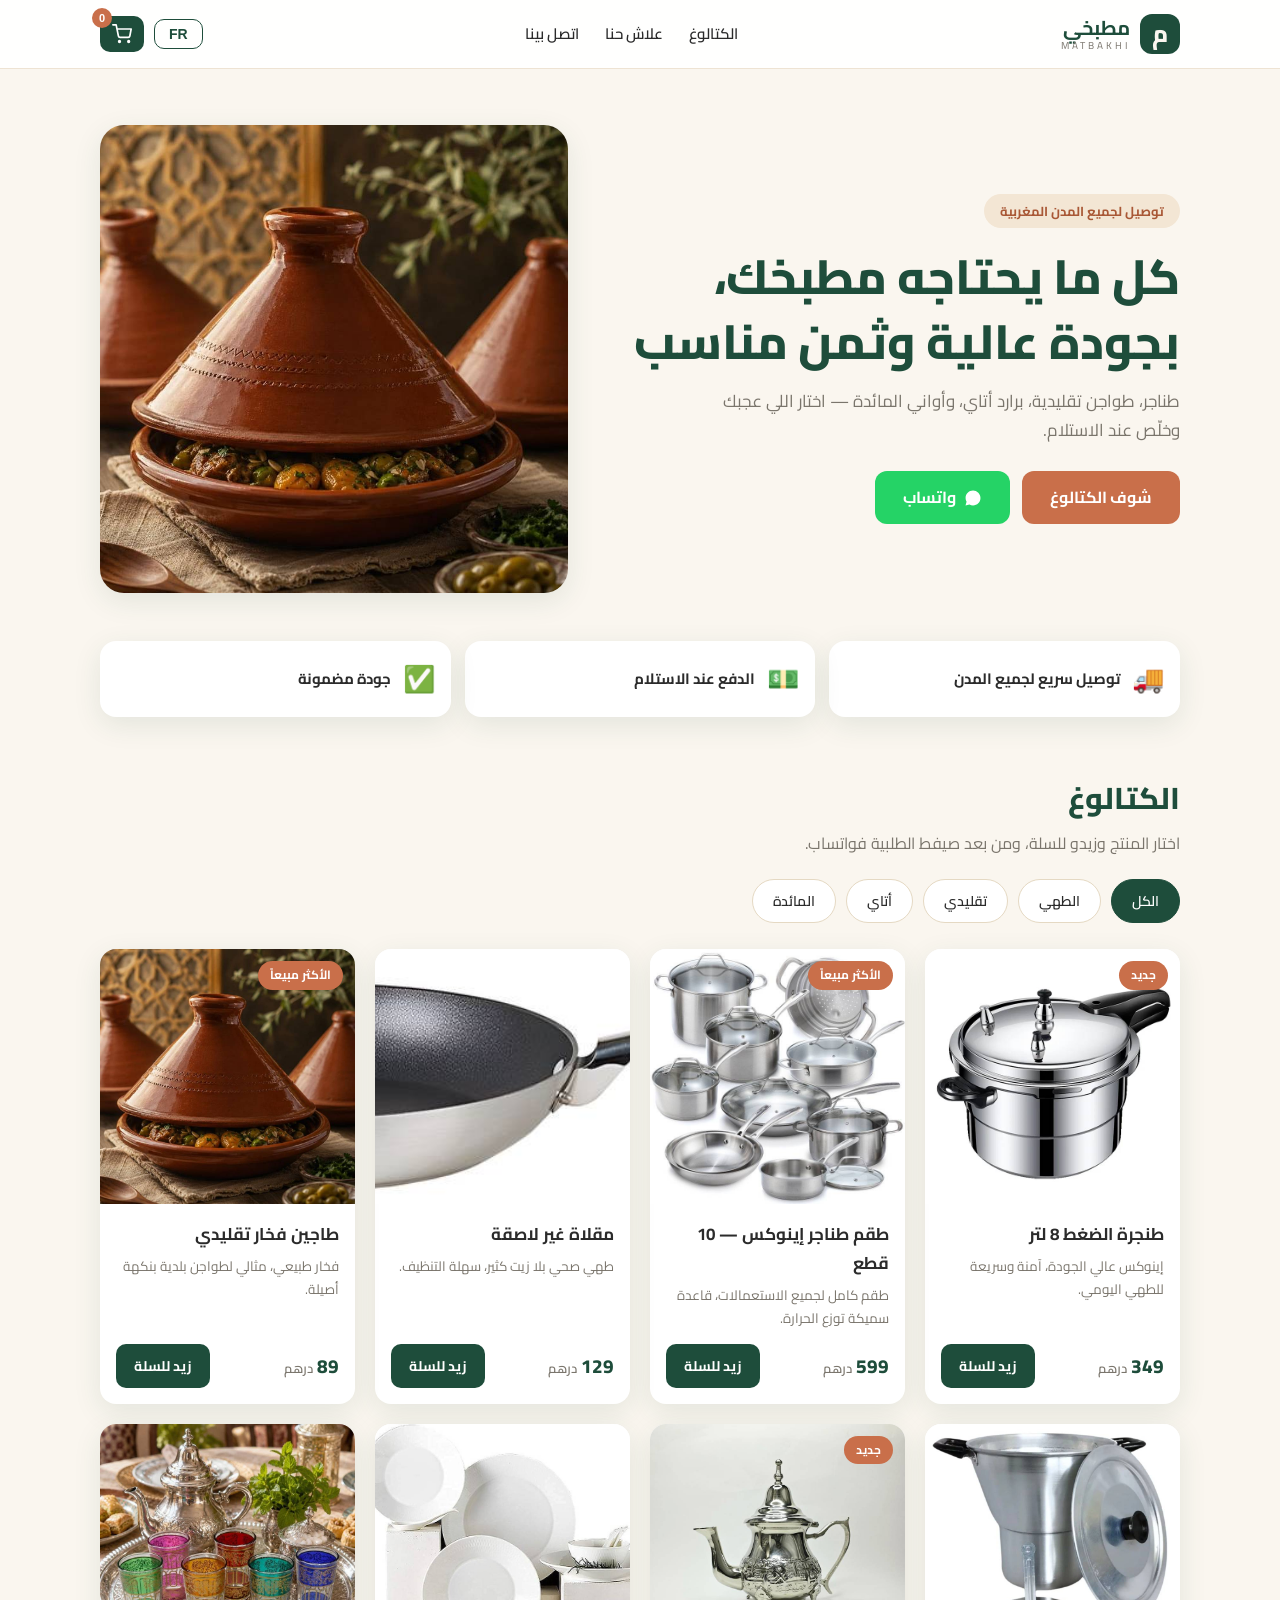
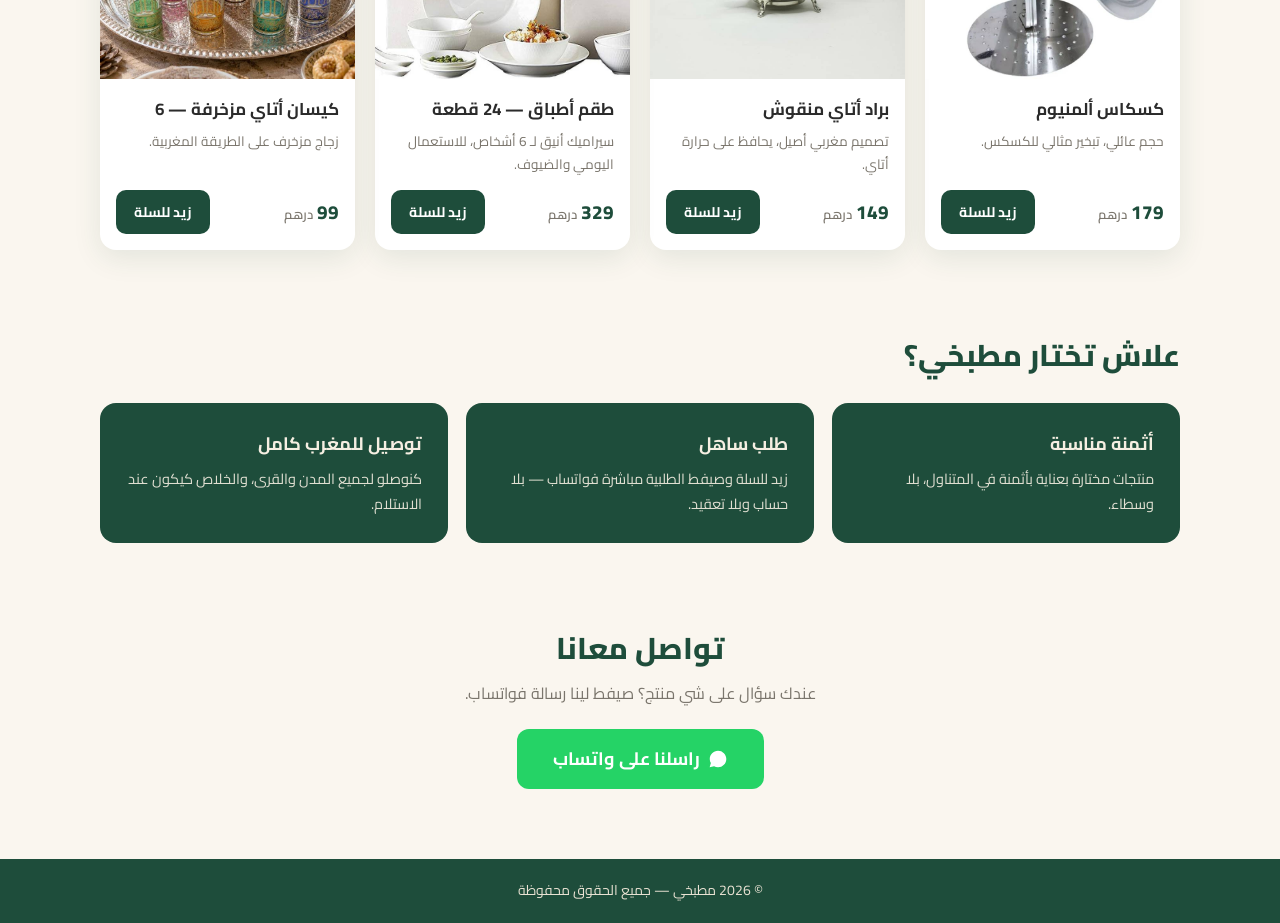
<file: index.html>
<!DOCTYPE html>
<html lang="ar" dir="rtl">
<head>
<meta charset="UTF-8">
<meta name="viewport" content="width=device-width, initial-scale=1.0">
<title>مطبخي | Matbakhi — أواني المطبخ والمنزل</title>
<meta name="description" content="مطبخي — متجر أواني المطبخ والمنزل في المغرب. طناجر، طواجن، برارد أتاي وأكثر. الدفع عند الاستلام والتوصيل لجميع المدن.">
<link rel="icon" href="data:image/svg+xml,<svg xmlns='http://www.w3.org/2000/svg' viewBox='0 0 100 100'><rect width='100' height='100' rx='20' fill='%231E4D3B'/><text x='50' y='68' font-size='52' text-anchor='middle' fill='%23FAF6EF' font-family='sans-serif'>م</text></svg>">
<link rel="preconnect" href="https://fonts.googleapis.com">
<link rel="preconnect" href="https://fonts.gstatic.com" crossorigin>
<link href="https://fonts.googleapis.com/css2?family=Cairo:wght@400;600;700;800&family=Poppins:wght@400;500;600;700&display=swap" rel="stylesheet">
<link rel="stylesheet" href="styles.css">
</head>
<body>

<header class="site-header">
  <div class="container header-inner">
    <a class="logo" href="#top">
      <span class="logo-mark">م</span>
      <span class="logo-text"><strong data-i18n="brand">مطبخي</strong><small>MATBAKHI</small></span>
    </a>
    <nav class="main-nav">
      <a href="#catalogue" data-i18n="nav_catalog">الكتالوغ</a>
      <a href="#why" data-i18n="nav_why">علاش حنا</a>
      <a href="#contact" data-i18n="nav_contact">اتصل بينا</a>
    </nav>
    <div class="header-actions">
      <button id="langToggle" class="lang-btn" aria-label="Language">FR</button>
      <button id="cartBtn" class="cart-btn" aria-label="Cart">
        <svg viewBox="0 0 24 24" width="20" height="20" fill="none" stroke="currentColor" stroke-width="2" stroke-linecap="round" stroke-linejoin="round"><circle cx="9" cy="21" r="1"/><circle cx="20" cy="21" r="1"/><path d="M1 1h4l2.68 13.39a2 2 0 0 0 2 1.61h9.72a2 2 0 0 0 2-1.61L23 6H6"/></svg>
        <span id="cartCount" class="cart-count">0</span>
      </button>
    </div>
  </div>
</header>

<main id="top">

  <!-- HERO -->
  <section class="hero">
    <div class="container hero-inner">
      <div class="hero-text">
        <span class="hero-kicker" data-i18n="hero_kicker">توصيل لجميع المدن المغربية</span>
        <h1 data-i18n="hero_title">كل ما يحتاجه مطبخك،<br>بجودة عالية وثمن مناسب</h1>
        <p data-i18n="hero_sub">طناجر، طواجن تقليدية، برارد أتاي، وأواني المائدة — اختار اللي عجبك وخلّص عند الاستلام.</p>
        <div class="hero-cta">
          <a href="#catalogue" class="btn btn-primary" data-i18n="hero_cta">شوف الكتالوغ</a>
          <a href="https://wa.me/212696672715" target="_blank" rel="noopener" class="btn btn-whatsapp">
            <svg viewBox="0 0 24 24" width="18" height="18" fill="currentColor"><path d="M17.5 14.4c-.3-.15-1.76-.87-2.03-.97-.27-.1-.47-.15-.67.15-.2.3-.77.97-.94 1.17-.17.2-.35.22-.65.07-.3-.15-1.26-.46-2.4-1.48-.88-.79-1.48-1.76-1.65-2.06-.17-.3-.02-.46.13-.61.13-.13.3-.35.45-.52.15-.17.2-.3.3-.5.1-.2.05-.37-.02-.52-.07-.15-.67-1.62-.92-2.22-.24-.58-.49-.5-.67-.51h-.57c-.2 0-.52.07-.8.37-.27.3-1.04 1.02-1.04 2.5 0 1.47 1.07 2.89 1.22 3.09.15.2 2.1 3.2 5.1 4.49.71.31 1.27.49 1.7.63.72.23 1.37.2 1.88.12.57-.09 1.76-.72 2.01-1.41.25-.7.25-1.29.17-1.41-.07-.13-.27-.2-.57-.35M12.04 2C6.56 2 2.1 6.45 2.1 11.93c0 1.75.46 3.45 1.32 4.95L2 22l5.25-1.38a9.9 9.9 0 0 0 4.79 1.29c5.48 0 9.93-4.45 9.93-9.93 0-2.65-1.03-5.14-2.9-7.01A9.86 9.86 0 0 0 12.04 2"/></svg>
            <span data-i18n="hero_wa">واتساب</span>
          </a>
        </div>
      </div>
      <div class="hero-img">
        <img id="heroImg" alt="Tagine">
      </div>
    </div>
  </section>

  <!-- TRUST BADGES -->
  <section class="badges">
    <div class="container badges-inner">
      <div class="badge"><span class="badge-icon">🚚</span><span data-i18n="b1">توصيل سريع لجميع المدن</span></div>
      <div class="badge"><span class="badge-icon">💵</span><span data-i18n="b2">الدفع عند الاستلام</span></div>
      <div class="badge"><span class="badge-icon">✅</span><span data-i18n="b3">جودة مضمونة</span></div>
    </div>
  </section>

  <!-- CATALOGUE -->
  <section id="catalogue" class="catalogue">
    <div class="container">
      <h2 data-i18n="cat_title">الكتالوغ</h2>
      <p class="section-sub" data-i18n="cat_sub">اختار المنتج وزيدو للسلة، ومن بعد صيفط الطلبية فواتساب.</p>
      <div class="filters" id="filters"></div>
      <div class="grid" id="productGrid"></div>
    </div>
  </section>

  <!-- WHY US -->
  <section id="why" class="why">
    <div class="container">
      <h2 data-i18n="why_title">علاش تختار مطبخي؟</h2>
      <div class="why-grid">
        <div class="why-card">
          <h3 data-i18n="w1t">أثمنة مناسبة</h3>
          <p data-i18n="w1d">منتجات مختارة بعناية بأثمنة في المتناول، بلا وسطاء.</p>
        </div>
        <div class="why-card">
          <h3 data-i18n="w2t">طلب ساهل</h3>
          <p data-i18n="w2d">زيد للسلة وصيفط الطلبية مباشرة فواتساب — بلا حساب وبلا تعقيد.</p>
        </div>
        <div class="why-card">
          <h3 data-i18n="w3t">توصيل للمغرب كامل</h3>
          <p data-i18n="w3d">كنوصلو لجميع المدن والقرى، والخلاص كيكون عند الاستلام.</p>
        </div>
      </div>
    </div>
  </section>

  <!-- CONTACT -->
  <section id="contact" class="contact">
    <div class="container contact-inner">
      <h2 data-i18n="c_title">تواصل معانا</h2>
      <p data-i18n="c_sub">عندك سؤال على شي منتج؟ صيفط لينا رسالة فواتساب.</p>
      <a href="https://wa.me/212696672715" target="_blank" rel="noopener" class="btn btn-whatsapp btn-lg">
        <svg viewBox="0 0 24 24" width="20" height="20" fill="currentColor"><path d="M17.5 14.4c-.3-.15-1.76-.87-2.03-.97-.27-.1-.47-.15-.67.15-.2.3-.77.97-.94 1.17-.17.2-.35.22-.65.07-.3-.15-1.26-.46-2.4-1.48-.88-.79-1.48-1.76-1.65-2.06-.17-.3-.02-.46.13-.61.13-.13.3-.35.45-.52.15-.17.2-.3.3-.5.1-.2.05-.37-.02-.52-.07-.15-.67-1.62-.92-2.22-.24-.58-.49-.5-.67-.51h-.57c-.2 0-.52.07-.8.37-.27.3-1.04 1.02-1.04 2.5 0 1.47 1.07 2.89 1.22 3.09.15.2 2.1 3.2 5.1 4.49.71.31 1.27.49 1.7.63.72.23 1.37.2 1.88.12.57-.09 1.76-.72 2.01-1.41.25-.7.25-1.29.17-1.41-.07-.13-.27-.2-.57-.35M12.04 2C6.56 2 2.1 6.45 2.1 11.93c0 1.75.46 3.45 1.32 4.95L2 22l5.25-1.38a9.9 9.9 0 0 0 4.79 1.29c5.48 0 9.93-4.45 9.93-9.93 0-2.65-1.03-5.14-2.9-7.01A9.86 9.86 0 0 0 12.04 2"/></svg>
        <span data-i18n="c_btn">راسلنا على واتساب</span>
      </a>
    </div>
  </section>

</main>

<footer class="site-footer">
  <div class="container footer-inner">
    <span data-i18n="footer">© 2026 مطبخي — جميع الحقوق محفوظة</span>
  </div>
</footer>

<!-- CART DRAWER -->
<div class="cart-overlay" id="cartOverlay"></div>
<aside class="cart-drawer" id="cartDrawer" aria-label="Cart">
  <div class="cart-head">
    <h3 data-i18n="cart_title">سلة التسوق</h3>
    <button id="cartClose" class="cart-close" aria-label="Close">✕</button>
  </div>
  <div class="cart-items" id="cartItems"></div>
  <div class="cart-foot">
    <div class="cart-total"><span data-i18n="cart_total">المجموع</span><strong id="cartTotal">0 درهم</strong></div>
    <button id="checkoutBtn" class="btn btn-whatsapp btn-block">
      <span data-i18n="cart_checkout">صيفط الطلبية فواتساب</span>
    </button>
  </div>
</aside>

<div class="toast" id="toast"></div>

<script src="images.js"></script>
<script src="app.js"></script>
</body>
</html>
</file>
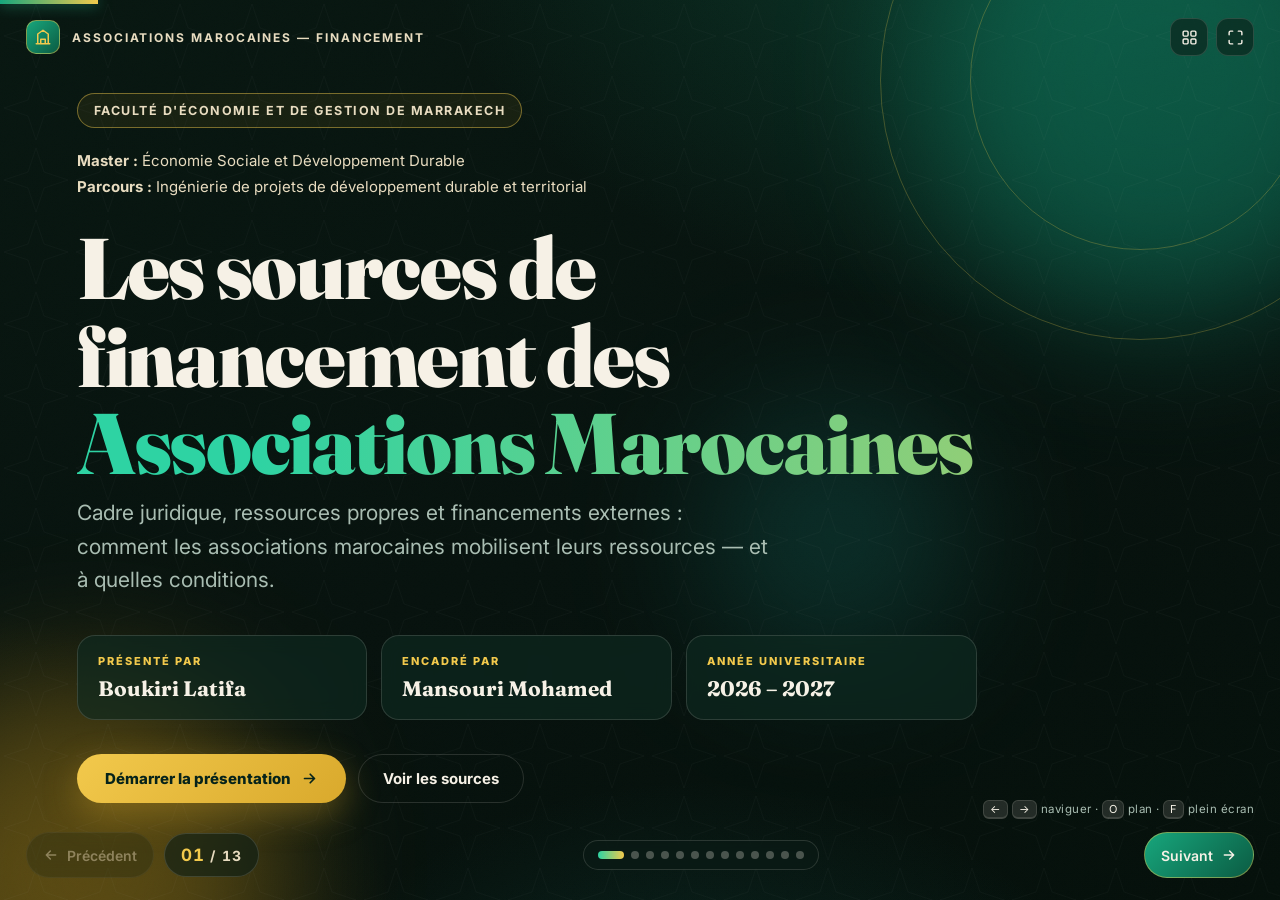
<file: sources-financement-associations-v2.html>
<!DOCTYPE html>
<html lang="fr">
<head>
<meta charset="UTF-8">
<meta name="viewport" content="width=device-width, initial-scale=1.0">
<title>Les sources de financement des Associations Marocaines</title>
<meta name="description" content="Présentation — Les sources de financement des Associations Marocaines. Master Économie Sociale et Développement Durable, Faculté d'Économie et de Gestion de Marrakech.">
<link rel="preconnect" href="https://fonts.googleapis.com">
<link rel="preconnect" href="https://fonts.gstatic.com" crossorigin>
<link href="https://fonts.googleapis.com/css2?family=Fraunces:opsz,wght@9..144,500;9..144,600;9..144,700;9..144,900&family=Inter:wght@400;500;600;700;800&display=swap" rel="stylesheet">
<style>
:root{
  --ink:#07120E;
  --ink2:#0B1D16;
  --panel:#0E2A20;
  --paper:#F6F1E6;
  --paper2:#EFE7D3;
  --emerald:#17A67C;
  --emerald-bright:#2ED3A3;
  --teal:#2AA8A0;
  --gold:#D9A92C;
  --gold-bright:#F2C94C;
  --sand:#E8DCC0;
  --muted:#A9BDB2;
  --muted-dark:#5C6B62;
  --line:rgba(246,241,230,.14);
  --radius:22px;
  --accent:var(--emerald-bright);
}
*{margin:0;padding:0;box-sizing:border-box}
html,body{height:100%}
body{
  font-family:'Inter',system-ui,-apple-system,'Segoe UI',sans-serif;
  background:var(--ink);
  color:var(--paper);
  overflow:hidden;
  -webkit-font-smoothing:antialiased;
}
h1,h2,h3,.serif{font-family:'Fraunces',Georgia,serif}
button{font-family:inherit;cursor:pointer}
::selection{background:var(--gold);color:var(--ink)}

/* ---------- Animated background ---------- */
.bg{position:fixed;inset:0;z-index:0;overflow:hidden;background:
  radial-gradient(1100px 700px at 85% -10%, rgba(23,166,124,.28), transparent 60%),
  radial-gradient(900px 650px at -10% 110%, rgba(217,169,44,.20), transparent 60%),
  radial-gradient(700px 500px at 55% 120%, rgba(42,168,160,.16), transparent 60%),
  linear-gradient(160deg,#081711 0%, var(--ink) 55%, #05100B 100%);
}
.bg::after{content:"";position:absolute;inset:0;opacity:.5;
  background-image:url("data:image/svg+xml,%3Csvg xmlns='http://www.w3.org/2000/svg' width='72' height='72' viewBox='0 0 72 72'%3E%3Cg fill='none' stroke='%23F6F1E6' stroke-opacity='0.05'%3E%3Cpath d='M36 4 L44 28 L68 36 L44 44 L36 68 L28 44 L4 36 L28 28 Z'/%3E%3C/g%3E%3C/svg%3E");
}
.orb{position:absolute;border-radius:50%;filter:blur(70px);opacity:.55;animation:drift 16s ease-in-out infinite alternate}
.orb.o1{width:480px;height:480px;background:#0E7A5F;top:-160px;right:-120px}
.orb.o2{width:380px;height:380px;background:#8a6a14;bottom:-160px;left:-100px;animation-delay:-6s}
.orb.o3{width:260px;height:260px;background:#14665e;top:45%;left:55%;animation-delay:-11s;opacity:.35}
@keyframes drift{from{transform:translate(0,0) scale(1)}to{transform:translate(-50px,40px) scale(1.12)}}
.grain{position:fixed;inset:0;z-index:1;pointer-events:none;opacity:.05;mix-blend-mode:overlay;
  background-image:url("data:image/svg+xml,%3Csvg xmlns='http://www.w3.org/2000/svg' width='140' height='140'%3E%3Cfilter id='n'%3E%3CfeTurbulence type='fractalNoise' baseFrequency='0.9' numOctaves='2'/%3E%3C/filter%3E%3Crect width='140' height='140' filter='url(%23n)' opacity='0.6'/%3E%3C/svg%3E");}

/* ---------- Chrome (progress, topbar, controls) ---------- */
#progress{position:fixed;top:0;left:0;height:4px;z-index:60;width:0%;
  background:linear-gradient(90deg,var(--emerald),var(--gold-bright));
  box-shadow:0 0 14px rgba(46,211,163,.7);transition:width .6s cubic-bezier(.22,1,.36,1)}
.topbar{position:fixed;top:0;left:0;right:0;z-index:50;display:flex;justify-content:space-between;align-items:center;
  padding:18px 26px;pointer-events:none}
.topbar .brand{pointer-events:auto;display:flex;align-items:center;gap:12px;font-size:12px;letter-spacing:.16em;text-transform:uppercase;color:var(--sand);font-weight:700}
.brand .mark{width:34px;height:34px;border-radius:10px;display:grid;place-items:center;flex:none;
  background:linear-gradient(135deg,var(--emerald),#0B5C43);border:1px solid rgba(242,201,76,.5);color:var(--gold-bright)}
.topbar .tools{pointer-events:auto;display:flex;gap:8px}
.toolbtn{width:38px;height:38px;border-radius:12px;border:1px solid var(--line);background:rgba(11,29,22,.6);
  color:var(--paper);display:grid;place-items:center;backdrop-filter:blur(8px);transition:.25s}
.toolbtn:hover{border-color:var(--gold);color:var(--gold-bright);transform:translateY(-1px)}
.controls{position:fixed;bottom:22px;left:0;right:0;z-index:50;display:flex;justify-content:space-between;align-items:center;padding:0 26px;pointer-events:none}
.navgroup{pointer-events:auto;display:flex;align-items:center;gap:10px}
.navbtn{height:46px;min-width:46px;padding:0 16px;border-radius:999px;border:1px solid var(--line);
  background:rgba(11,29,22,.65);color:var(--paper);display:flex;align-items:center;gap:8px;font-weight:600;font-size:14px;
  backdrop-filter:blur(8px);transition:.25s}
.navbtn:hover:not(:disabled){background:var(--emerald);border-color:var(--emerald);transform:translateY(-2px)}
.navbtn:disabled{opacity:.35;cursor:default}
.navbtn.next{background:linear-gradient(135deg,var(--emerald),#0B5C43);border-color:rgba(242,201,76,.45)}
.navbtn.next:hover:not(:disabled){background:linear-gradient(135deg,#1DBE8D,#0E7A5F)}
#counter{font-variant-numeric:tabular-nums;font-weight:700;letter-spacing:.08em;color:var(--sand);font-size:14px;
  background:rgba(11,29,22,.6);border:1px solid var(--line);padding:11px 16px;border-radius:999px;backdrop-filter:blur(8px)}
#counter b{color:var(--gold-bright);font-size:17px}
.dots{pointer-events:auto;display:flex;gap:7px;align-items:center;background:rgba(11,29,22,.55);padding:10px 14px;border-radius:999px;border:1px solid var(--line);backdrop-filter:blur(8px)}
.dot{width:8px;height:8px;border-radius:99px;border:none;background:rgba(246,241,230,.28);transition:.35s;padding:0}
.dot:hover{background:rgba(246,241,230,.6)}
.dot.on{width:26px;background:linear-gradient(90deg,var(--emerald-bright),var(--gold-bright))}
.hint{position:fixed;bottom:80px;right:26px;z-index:40;font-size:11.5px;color:var(--muted);letter-spacing:.04em;text-align:right;line-height:1.7}
kbd{background:rgba(246,241,230,.12);border:1px solid var(--line);border-bottom-width:2px;border-radius:6px;padding:1px 6px;font-family:inherit;font-size:11px;color:var(--paper)}

/* ---------- Deck / slides ---------- */
#deck{position:fixed;inset:0;z-index:10}
.slide{position:absolute;inset:0;display:flex;flex-direction:column;justify-content:center;
  padding:92px clamp(22px,6vw,84px) 96px;
  opacity:0;visibility:hidden;transform:translateX(46px) scale(.985);pointer-events:none;
  transition:opacity .55s ease,transform .65s cubic-bezier(.22,1,.36,1),visibility 0s .65s}
.slide.prev{transform:translateX(-46px) scale(.985)}
.slide.active{opacity:1;visibility:visible;transform:none;pointer-events:auto;transition:opacity .55s ease,transform .65s cubic-bezier(.22,1,.36,1)}
.slide-inner{width:100%;max-width:1180px;margin:0 auto}
.kicker{display:inline-flex;align-items:center;gap:10px;font-size:12px;font-weight:800;letter-spacing:.22em;text-transform:uppercase;color:var(--gold-bright);margin-bottom:16px}
.kicker::before{content:"";width:34px;height:2px;background:linear-gradient(90deg,var(--emerald-bright),var(--gold-bright));border-radius:2px}
.slide h2{font-size:clamp(30px,4.4vw,52px);font-weight:700;line-height:1.08;letter-spacing:-.01em;margin-bottom:14px}
.slide h2 em{font-style:normal;color:var(--gold-bright)}
.slide .lead{color:var(--muted);font-size:clamp(15px,1.5vw,18px);line-height:1.65;max-width:760px}
.foot-note{margin-top:20px;font-size:13px;color:var(--muted);line-height:1.6;border-left:3px solid var(--gold);padding-left:14px;max-width:860px}
.foot-note b{color:var(--sand)}

/* Reveal animation */
[data-reveal]{opacity:0}
.slide.active [data-reveal]{animation:rise .8s cubic-bezier(.22,1,.36,1) forwards;animation-delay:calc(var(--d,0)*110ms + 90ms)}
@keyframes rise{from{opacity:0;transform:translateY(26px)}to{opacity:1;transform:none}}

/* ---------- Cover ---------- */
.cover-badge{display:inline-flex;gap:10px;align-items:center;border:1px solid rgba(242,201,76,.45);color:var(--sand);
  padding:9px 16px;border-radius:999px;font-size:12.5px;font-weight:700;letter-spacing:.12em;text-transform:uppercase;background:rgba(217,169,44,.08)}
.cover h1{font-size:clamp(42px,7vw,86px);font-weight:900;line-height:1.02;letter-spacing:-.015em;margin:26px 0 8px;max-width:1000px}
.cover h1 .grad{background:linear-gradient(92deg,var(--emerald-bright) 10%,var(--gold-bright) 90%);-webkit-background-clip:text;background-clip:text;color:transparent;
  background-size:200% 100%;animation:shine 5s ease-in-out infinite alternate}
@keyframes shine{from{background-position:0% 0}to{background-position:100% 0}}
.cover .sub{font-size:clamp(16px,2vw,21px);color:var(--muted);line-height:1.6;max-width:700px}
.cover-meta{display:grid;grid-template-columns:repeat(3,1fr);gap:14px;margin-top:38px;max-width:900px}
.meta-card{background:rgba(14,42,32,.66);border:1px solid var(--line);border-radius:18px;padding:18px 20px;backdrop-filter:blur(10px);transition:.3s}
.meta-card:hover{transform:translateY(-4px);border-color:rgba(242,201,76,.55)}
.meta-card .lbl{font-size:11px;letter-spacing:.18em;text-transform:uppercase;color:var(--gold-bright);font-weight:800;margin-bottom:7px}
.meta-card .val{font-family:'Fraunces',serif;font-size:21px;font-weight:700}
.start-row{display:flex;gap:12px;align-items:center;margin-top:34px;flex-wrap:wrap}
.btn-start{border:none;border-radius:999px;padding:15px 28px;font-size:15px;font-weight:800;color:#06231A;
  background:linear-gradient(135deg,var(--gold-bright),var(--gold));display:inline-flex;gap:10px;align-items:center;
  box-shadow:0 12px 34px rgba(217,169,44,.35);transition:.3s}
.btn-start:hover{transform:translateY(-2px) scale(1.02);box-shadow:0 18px 40px rgba(217,169,44,.45)}
.btn-ghost{border-radius:999px;padding:14px 24px;font-size:15px;font-weight:700;color:var(--paper);background:transparent;border:1px solid var(--line);transition:.3s}
.btn-ghost:hover{border-color:var(--paper)}
.ring{position:absolute;border:1px solid rgba(242,201,76,.25);border-radius:50%;animation:spin 40s linear infinite;pointer-events:none}
@keyframes spin{to{transform:rotate(360deg)}}

/* ---------- Plan ---------- */
.plan-list{display:flex;flex-direction:column;gap:13px;margin-top:26px}
.plan-item{display:flex;gap:20px;align-items:center;text-align:left;width:100%;color:var(--paper);
  background:rgba(14,42,32,.6);border:1px solid var(--line);border-radius:20px;padding:20px 24px;transition:.3s;backdrop-filter:blur(8px)}
.plan-item:hover{transform:translateX(8px);border-color:var(--pc,var(--emerald-bright));background:rgba(14,42,32,.9)}
.plan-num{font-family:'Fraunces',serif;font-size:40px;font-weight:900;line-height:1;color:var(--pc,var(--gold-bright));min-width:58px}
.plan-item h3{font-size:20px;margin-bottom:4px}
.plan-item p{color:var(--muted);font-size:14.5px;line-height:1.55}
.plan-arrow{margin-left:auto;color:var(--muted);flex:none;transition:.3s}
.plan-item:hover .plan-arrow{color:var(--pc,var(--gold-bright));transform:translateX(4px)}

/* ---------- Timeline ---------- */
.timeline{position:relative;margin-top:44px;display:grid;grid-template-columns:repeat(4,1fr);gap:18px}
.timeline::before{content:"";position:absolute;top:27px;left:4%;right:4%;height:3px;border-radius:3px;background:rgba(246,241,230,.12)}
.timeline::after{content:"";position:absolute;top:27px;left:4%;height:3px;border-radius:3px;width:0;
  background:linear-gradient(90deg,var(--emerald-bright),var(--gold-bright))}
.slide.active .timeline::after{animation:linegrow 1.6s .35s cubic-bezier(.22,1,.36,1) forwards}
@keyframes linegrow{to{width:92%}}
.tl-item{position:relative;padding-top:0}
.tl-dot{width:54px;height:54px;border-radius:50%;display:grid;place-items:center;position:relative;z-index:2;
  background:linear-gradient(145deg,#123528,#0B2018);border:2px solid var(--gold);color:var(--gold-bright);
  font-family:'Fraunces',serif;font-weight:900;font-size:15px;margin-bottom:18px;box-shadow:0 0 0 6px rgba(217,169,44,.08)}
.tl-item h3{font-size:30px;font-weight:900;color:var(--paper);margin-bottom:8px}
.tl-item p{color:var(--muted);font-size:14.5px;line-height:1.65}

/* ---------- Cards grid ---------- */
.grid2{display:grid;grid-template-columns:1fr 1fr;gap:18px;margin-top:26px}
.grid3{display:grid;grid-template-columns:repeat(3,1fr);gap:16px;margin-top:26px}
.grid4{display:grid;grid-template-columns:repeat(4,1fr);gap:15px;margin-top:26px}
.card{background:rgba(14,42,32,.62);border:1px solid var(--line);border-radius:var(--radius);padding:24px;backdrop-filter:blur(8px);
  transition:transform .35s,border-color .35s,background .35s;position:relative;overflow:hidden}
.card::before{content:"";position:absolute;top:0;left:0;right:0;height:3px;background:linear-gradient(90deg,var(--cc,var(--emerald)),transparent);opacity:.9}
.card:hover{transform:translateY(-6px);border-color:rgba(242,201,76,.5);background:rgba(16,50,38,.85)}
.card .ic{width:48px;height:48px;border-radius:14px;display:grid;place-items:center;margin-bottom:15px;color:var(--gold-bright);
  background:linear-gradient(145deg,rgba(46,211,163,.16),rgba(217,169,44,.14));border:1px solid var(--line)}
.card h3{font-size:19px;line-height:1.3;margin-bottom:9px}
.card p{color:var(--muted);font-size:14.5px;line-height:1.65}
.card ul{list-style:none;margin-top:6px}
.card ul li{color:var(--muted);font-size:14.5px;line-height:1.6;padding:7px 0 7px 22px;position:relative;border-bottom:1px dashed rgba(246,241,230,.08)}
.card ul li:last-child{border-bottom:none}
.card ul li::before{content:"";position:absolute;left:2px;top:15px;width:8px;height:8px;border-radius:2px;background:var(--cc,var(--gold));transform:rotate(45deg)}
.card ul li b{color:var(--paper)}
.step-badge{font-family:'Fraunces',serif;font-size:15px;font-weight:900;width:40px;height:40px;border-radius:50%;display:grid;place-items:center;
  background:linear-gradient(135deg,var(--gold-bright),var(--gold));color:#231a02;margin-bottom:15px;box-shadow:0 8px 22px rgba(217,169,44,.3)}
.banner{margin-top:18px;border-radius:18px;padding:19px 23px;display:flex;gap:16px;align-items:flex-start;
  background:linear-gradient(120deg,rgba(217,169,44,.16),rgba(23,166,124,.12));border:1px solid rgba(242,201,76,.4);font-size:14.5px;line-height:1.65;color:var(--sand)}
.banner b{color:var(--gold-bright)}
.banner .ic{flex:none;color:var(--gold-bright);margin-top:2px}
.banner ul{list-style:none}
.banner ul li{padding:3px 0 3px 20px;position:relative}
.banner ul li::before{content:"—";position:absolute;left:0;color:var(--gold-bright)}

/* Typologie */
.vs-wrap{position:relative}
.vs{position:absolute;left:50%;top:50%;transform:translate(-50%,-50%);z-index:3;width:56px;height:56px;border-radius:50%;
  display:grid;place-items:center;font-family:'Fraunces',serif;font-weight:900;font-style:italic;font-size:17px;color:#06231A;
  background:linear-gradient(135deg,var(--gold-bright),var(--gold));box-shadow:0 10px 30px rgba(0,0,0,.45);border:3px solid var(--ink)}
.panel{border-radius:24px;padding:26px;border:1px solid var(--line);backdrop-filter:blur(8px)}
.panel.int{background:linear-gradient(160deg,rgba(23,166,124,.20),rgba(14,42,32,.7))}
.panel.ext{background:linear-gradient(160deg,rgba(217,169,44,.16),rgba(14,42,32,.7))}
.panel .p-head{display:flex;align-items:baseline;justify-content:space-between;gap:10px;margin-bottom:6px}
.panel h3{font-size:23px}
.panel .p-sub{color:var(--muted);font-size:13.5px;margin-bottom:14px}
.mini{display:flex;gap:13px;padding:13px 0;border-top:1px dashed rgba(246,241,230,.12);align-items:flex-start}
.mini .ic{flex:none;width:38px;height:38px;border-radius:11px;display:grid;place-items:center;background:rgba(246,241,230,.06);border:1px solid var(--line);color:var(--gold-bright)}
.mini h4{font-size:15.5px;margin-bottom:2px;font-family:'Inter',sans-serif;font-weight:700}
.mini p{color:var(--muted);font-size:13.5px;line-height:1.5}

/* Stats */
.stats{display:grid;grid-template-columns:repeat(4,1fr);gap:15px;margin-top:28px}
.stat{border-radius:22px;padding:26px 20px;text-align:center;border:1px solid var(--line);
  background:linear-gradient(170deg,rgba(23,166,124,.18),rgba(14,42,32,.65));transition:.3s}
.stat:hover{transform:translateY(-5px) scale(1.02);border-color:rgba(242,201,76,.55)}
.stat .num{font-family:'Fraunces',serif;font-size:clamp(30px,3.6vw,46px);font-weight:900;color:var(--gold-bright);line-height:1;font-variant-numeric:tabular-nums}
.stat .num small{font-size:.55em;color:var(--emerald-bright)}
.stat .lbl{margin-top:10px;color:var(--muted);font-size:13.5px;line-height:1.5}

/* Table */
.table-wrap{margin-top:24px;border:1px solid var(--line);border-radius:22px;overflow:hidden;background:rgba(11,29,22,.6);backdrop-filter:blur(8px)}
table{width:100%;border-collapse:collapse;font-size:15px}
thead th{text-align:left;padding:16px 20px;font-size:12px;letter-spacing:.16em;text-transform:uppercase;color:#06231A;background:linear-gradient(90deg,var(--gold-bright),var(--gold))}
tbody td{padding:15px 20px;border-top:1px solid rgba(246,241,230,.08);color:var(--muted);line-height:1.5;vertical-align:top}
tbody td:first-child{color:var(--paper);font-weight:700;white-space:nowrap}
tbody tr{transition:background .25s}
tbody tr:hover{background:rgba(46,211,163,.07)}
td .plus{color:var(--emerald-bright);font-weight:800;margin-right:6px}
td .minus{color:#E88B7D;font-weight:800;margin-right:6px}

/* Sources */
.src-list{display:flex;flex-direction:column;gap:12px;margin-top:24px}
.src{display:flex;gap:17px;align-items:flex-start;background:rgba(14,42,32,.6);border:1px solid var(--line);border-radius:18px;padding:18px 21px;transition:.3s}
.src:hover{transform:translateX(7px);border-color:rgba(242,201,76,.5)}
.src .n{font-family:'Fraunces',serif;font-weight:900;color:var(--gold-bright);font-size:19px;min-width:30px}
.src p{color:var(--muted);font-size:15px;line-height:1.65}
.src p b{color:var(--paper)}

/* Conclusion */
.concl{display:flex;flex-direction:column;gap:13px;margin-top:24px;max-width:920px}
.concl-item{display:flex;gap:19px;align-items:flex-start;background:rgba(14,42,32,.6);border:1px solid var(--line);border-radius:19px;padding:19px 22px}
.concl-item p{font-size:16.5px;line-height:1.65;color:var(--sand)}
.merci{margin-top:34px;text-align:center}
.merci .big{font-family:'Fraunces',serif;font-size:clamp(38px,5.6vw,64px);font-weight:900;
  background:linear-gradient(92deg,var(--emerald-bright),var(--gold-bright));-webkit-background-clip:text;background-clip:text;color:transparent}
.merci p{color:var(--muted);letter-spacing:.22em;text-transform:uppercase;font-size:12.5px;font-weight:700;margin-top:8px}

/* ---------- Overview ---------- */
#overview{position:fixed;inset:0;z-index:80;background:rgba(5,14,10,.94);backdrop-filter:blur(12px);
  padding:84px clamp(18px,4vw,54px) 40px;overflow-y:auto;opacity:0;visibility:hidden;transition:.35s}
#overview.open{opacity:1;visibility:visible}
#overview h2{font-size:28px;margin-bottom:6px}
#overview .sub{color:var(--muted);font-size:14px;margin-bottom:24px}
.ov-grid{display:grid;grid-template-columns:repeat(auto-fill,minmax(240px,1fr));gap:14px}
.ov-card{text-align:left;border:1px solid var(--line);background:rgba(14,42,32,.7);color:var(--paper);border-radius:17px;padding:19px;transition:.25s;width:100%}
.ov-card:hover{transform:translateY(-4px);border-color:var(--gold)}
.ov-card .n{font-size:11px;letter-spacing:.18em;color:var(--gold-bright);font-weight:800;text-transform:uppercase}
.ov-card h3{font-size:16.5px;margin-top:8px;line-height:1.35;font-family:'Inter',sans-serif;font-weight:700}
.ov-card.current{border-color:var(--emerald-bright);box-shadow:0 0 0 1px var(--emerald-bright)}
#ovClose{position:absolute;top:20px;right:24px}

/* ---------- Responsive ---------- */
@media (max-width:900px){
  .grid3,.grid4,.stats{grid-template-columns:1fr 1fr}
  .cover-meta{grid-template-columns:1fr}
  .timeline{grid-template-columns:1fr 1fr;gap:26px}
  .timeline::before,.timeline::after{display:none}
  .vs{display:none}
  .hint{display:none}
  .dots{display:none}
}
@media (max-width:580px){
  .grid2,.grid3,.grid4,.stats,.timeline{grid-template-columns:1fr}
  .slide{padding:84px 18px 104px;justify-content:flex-start;overflow-y:auto}
  table{font-size:13.5px}
  thead th,tbody td{padding:11px 12px}
  tbody td:first-child{white-space:normal}
  .brand span.txt{display:none}
}
@media (prefers-reduced-motion:reduce){
  *,*::before,*::after{animation-duration:.01ms!important;transition-duration:.01ms!important}
}
@media print{
  body{overflow:visible;background:#fff}
  .bg,.grain,.topbar,.controls,#progress,.hint,#overview{display:none!important}
  #deck{position:static}
  .slide{position:static;opacity:1!important;visibility:visible!important;transform:none!important;pointer-events:auto;
    page-break-after:always;padding:36px;color:#111}
  [data-reveal]{opacity:1!important;animation:none!important}
  .card,.panel,.stat,.plan-item,.src,.concl-item{background:#fff!important;border-color:#ccc!important;color:#111}
  .card p,.mini p,.tl-item p,.slide .lead,tbody td{color:#333!important}
  .slide h2,.card h3{color:#111}
}
</style>
</head>
<body>
<div class="bg"><div class="orb o1"></div><div class="orb o2"></div><div class="orb o3"></div></div>
<div class="grain"></div>
<div id="progress"></div>

<header class="topbar">
  <div class="brand">
    <span class="mark"><svg width="18" height="18" viewBox="0 0 24 24" fill="none" stroke="currentColor" stroke-width="2" stroke-linecap="round" stroke-linejoin="round"><path d="M3 21h18M5 21V8l7-5 7 5v13M9 21v-6h6v6"/></svg></span>
    <span class="txt">Associations Marocaines — Financement</span>
  </div>
  <div class="tools">
    <button class="toolbtn" id="btnOverview" title="Vue d'ensemble (O)" aria-label="Vue d'ensemble"><svg width="17" height="17" viewBox="0 0 24 24" fill="none" stroke="currentColor" stroke-width="2"><rect x="3" y="3" width="7" height="7" rx="1.5"/><rect x="14" y="3" width="7" height="7" rx="1.5"/><rect x="3" y="14" width="7" height="7" rx="1.5"/><rect x="14" y="14" width="7" height="7" rx="1.5"/></svg></button>
    <button class="toolbtn" id="btnFull" title="Plein écran (F)" aria-label="Plein écran"><svg width="17" height="17" viewBox="0 0 24 24" fill="none" stroke="currentColor" stroke-width="2" stroke-linecap="round"><path d="M8 3H5a2 2 0 0 0-2 2v3m18 0V5a2 2 0 0 0-2-2h-3m0 18h3a2 2 0 0 0 2-2v-3M3 16v3a2 2 0 0 0 2 2h3"/></svg></button>
  </div>
</header>

<main id="deck">

<!-- 1 · COUVERTURE -->
<section class="slide cover" data-title="Couverture">
  <div class="ring" style="width:520px;height:520px;top:-180px;right:-120px"></div>
  <div class="ring" style="width:340px;height:340px;top:-90px;right:-30px;animation-direction:reverse"></div>
  <div class="slide-inner">
    <div data-reveal style="--d:0"><span class="cover-badge">Faculté d'Économie et de Gestion de Marrakech</span></div>
    <p data-reveal style="--d:1;margin-top:20px;color:var(--sand);font-size:15px;line-height:1.7">
      <b>Master :</b> Économie Sociale et Développement Durable<br>
      <b>Parcours :</b> Ingénierie de projets de développement durable et territorial
    </p>
    <h1 data-reveal style="--d:2">Les sources de<br>financement des<br><span class="grad">Associations Marocaines</span></h1>
    <p class="sub" data-reveal style="--d:3">Cadre juridique, ressources propres et financements externes : comment les associations marocaines mobilisent leurs ressources — et à quelles conditions.</p>
    <div class="cover-meta">
      <div class="meta-card" data-reveal style="--d:4"><div class="lbl">Présenté par</div><div class="val">Boukiri Latifa</div></div>
      <div class="meta-card" data-reveal style="--d:5"><div class="lbl">Encadré par</div><div class="val">Mansouri Mohamed</div></div>
      <div class="meta-card" data-reveal style="--d:6"><div class="lbl">Année universitaire</div><div class="val">2026 – 2027</div></div>
    </div>
    <div class="start-row" data-reveal style="--d:7">
      <button class="btn-start" data-goto="1">Démarrer la présentation
        <svg width="17" height="17" viewBox="0 0 24 24" fill="none" stroke="currentColor" stroke-width="2.4" stroke-linecap="round" stroke-linejoin="round"><path d="M5 12h14M13 6l6 6-6 6"/></svg>
      </button>
      <button class="btn-ghost" data-goto="11">Voir les sources</button>
    </div>
  </div>
</section>

<!-- 2 · PLAN -->
<section class="slide" data-title="Plan de la présentation">
  <div class="slide-inner">
    <span class="kicker" data-reveal style="--d:0">Sommaire</span>
    <h2 data-reveal style="--d:1">Plan de la <em>présentation</em></h2>
    <div class="plan-list">
      <button class="plan-item" data-reveal style="--d:2;--pc:#2ED3A3" data-goto="2">
        <span class="plan-num">1</span>
        <span><h3>Cadre juridique et typologie des ressources</h3><p>Dahir de 1958, loi 75-00 et grandes catégories de financement</p></span>
        <span class="plan-arrow"><svg width="20" height="20" viewBox="0 0 24 24" fill="none" stroke="currentColor" stroke-width="2" stroke-linecap="round" stroke-linejoin="round"><path d="M5 12h14M13 6l6 6-6 6"/></svg></span>
      </button>
      <button class="plan-item" data-reveal style="--d:3;--pc:#2AA8A0" data-goto="4">
        <span class="plan-num">2</span>
        <span><h3>Les ressources propres</h3><p>Cotisations, activités génératrices de revenus, contributions en nature</p></span>
        <span class="plan-arrow"><svg width="20" height="20" viewBox="0 0 24 24" fill="none" stroke="currentColor" stroke-width="2" stroke-linecap="round" stroke-linejoin="round"><path d="M5 12h14M13 6l6 6-6 6"/></svg></span>
      </button>
      <button class="plan-item" data-reveal style="--d:4;--pc:#F2C94C" data-goto="5">
        <span class="plan-num">3</span>
        <span><h3>Les financements externes</h3><p>Subventions publiques, dons et legs, financements étrangers</p></span>
        <span class="plan-arrow"><svg width="20" height="20" viewBox="0 0 24 24" fill="none" stroke="currentColor" stroke-width="2" stroke-linecap="round" stroke-linejoin="round"><path d="M5 12h14M13 6l6 6-6 6"/></svg></span>
      </button>
      <button class="plan-item" data-reveal style="--d:5;--pc:#E8A33D" data-goto="8">
        <span class="plan-num">4</span>
        <span><h3>Analyse, défis et perspectives</h3><p>Comparaison des sources, enjeux et pistes de durabilité</p></span>
        <span class="plan-arrow"><svg width="20" height="20" viewBox="0 0 24 24" fill="none" stroke="currentColor" stroke-width="2" stroke-linecap="round" stroke-linejoin="round"><path d="M5 12h14M13 6l6 6-6 6"/></svg></span>
      </button>
    </div>
  </div>
</section>

<!-- 3 · CADRE JURIDIQUE -->
<section class="slide" data-title="Un cadre juridique en évolution constante">
  <div class="slide-inner">
    <span class="kicker" data-reveal style="--d:0">Partie 1 · Cadre juridique</span>
    <h2 data-reveal style="--d:1">Un cadre juridique en <em>évolution constante</em></h2>
    <div class="timeline">
      <div class="tl-item" data-reveal style="--d:2">
        <div class="tl-dot">'58</div>
        <h3>1958</h3>
        <p>Dahir n° 1-58-376 du 15 novembre 1958 : premier texte régissant le droit d'association</p>
      </div>
      <div class="tl-item" data-reveal style="--d:3">
        <div class="tl-dot">'02</div>
        <h3>2002</h3>
        <p>Loi n° 75-00 : modifie et complète le dahir (utilité publique, financement, contrôle)</p>
      </div>
      <div class="tl-item" data-reveal style="--d:4">
        <div class="tl-dot">'11</div>
        <h3>2011</h3>
        <p>Constitution : reconnaissance du rôle de la société civile et de la démocratie participative</p>
      </div>
      <div class="tl-item" data-reveal style="--d:5">
        <div class="tl-dot">'26</div>
        <h3>2026</h3>
        <p>Révision annoncée du cadre légal, notamment des financements étrangers (art. 32 bis)</p>
      </div>
    </div>
    <p class="foot-note" data-reveal style="--d:6"><b>Base documentaire :</b> « Cadre juridique des associations au Maroc » (Scribd), complété par les textes officiels.</p>
  </div>
</section>

<!-- 4 · TYPOLOGIE -->
<section class="slide" data-title="Typologie des sources de financement">
  <div class="slide-inner">
    <span class="kicker" data-reveal style="--d:0">Partie 1 · Typologie</span>
    <h2 data-reveal style="--d:1">Typologie des sources <em>de financement</em></h2>
    <div class="vs-wrap">
      <div class="vs">vs</div>
      <div class="grid2">
        <div class="panel int" data-reveal style="--d:2">
          <div class="p-head"><h3>Ressources internes</h3></div>
          <p class="p-sub">Générées par l'association elle-même</p>
          <div class="mini">
            <span class="ic"><svg width="18" height="18" viewBox="0 0 24 24" fill="none" stroke="currentColor" stroke-width="2" stroke-linecap="round"><path d="M17 21v-2a4 4 0 0 0-4-4H5a4 4 0 0 0-4 4v2"/><circle cx="9" cy="7" r="4"/><path d="M23 21v-2a4 4 0 0 0-3-3.87M16 3.13a4 4 0 0 1 0 7.75"/></svg></span>
            <span><h4>Cotisations des membres</h4><p>Ressource statutaire et régulière</p></span>
          </div>
          <div class="mini">
            <span class="ic"><svg width="18" height="18" viewBox="0 0 24 24" fill="none" stroke="currentColor" stroke-width="2" stroke-linecap="round" stroke-linejoin="round"><path d="M3 3v18h18M7 15l4-5 3 3 5-7"/></svg></span>
            <span><h4>Activités génératrices de revenus</h4><p>Prestations, ventes, établissements lucratifs</p></span>
          </div>
          <div class="mini">
            <span class="ic"><svg width="18" height="18" viewBox="0 0 24 24" fill="none" stroke="currentColor" stroke-width="2" stroke-linecap="round" stroke-linejoin="round"><path d="M20.8 4.6a5.5 5.5 0 0 0-7.8 0L12 5.6l-1-1a5.5 5.5 0 1 0-7.8 7.8l1 1L12 21l7.8-7.6 1-1a5.5 5.5 0 0 0 0-7.8z"/></svg></span>
            <span><h4>Contributions en nature</h4><p>Bénévolat, locaux, matériel</p></span>
          </div>
        </div>
        <div class="panel ext" data-reveal style="--d:3">
          <div class="p-head"><h3>Ressources externes</h3></div>
          <p class="p-sub">Mobilisées auprès de partenaires</p>
          <div class="mini">
            <span class="ic"><svg width="18" height="18" viewBox="0 0 24 24" fill="none" stroke="currentColor" stroke-width="2" stroke-linecap="round" stroke-linejoin="round"><path d="M3 21h18M4 21V10m16 11V10M2 10l10-6 10 6H2zM8 21v-7m8 7v-7"/></svg></span>
            <span><h4>Subventions publiques</h4><p>État, collectivités territoriales, INDH</p></span>
          </div>
          <div class="mini">
            <span class="ic"><svg width="18" height="18" viewBox="0 0 24 24" fill="none" stroke="currentColor" stroke-width="2" stroke-linecap="round" stroke-linejoin="round"><path d="M20 12v9H4v-9M2 7h20v5H2zM12 21V7m0 0H7.5a2.5 2.5 0 1 1 0-5C11 2 12 7 12 7zm0 0h4.5a2.5 2.5 0 1 0 0-5C13 2 12 7 12 7z"/></svg></span>
            <span><h4>Dons et legs</h4><p>Particuliers, entreprises, fondations</p></span>
          </div>
          <div class="mini">
            <span class="ic"><svg width="18" height="18" viewBox="0 0 24 24" fill="none" stroke="currentColor" stroke-width="2" stroke-linecap="round" stroke-linejoin="round"><circle cx="12" cy="12" r="10"/><path d="M2 12h20M12 2a15.3 15.3 0 0 1 0 20 15.3 15.3 0 0 1 0-20z"/></svg></span>
            <span><h4>Financements étrangers</h4><p>Coopération bilatérale, multilatérale, ONG</p></span>
          </div>
        </div>
      </div>
    </div>
  </div>
</section>

<!-- 5 · RESSOURCES PROPRES -->
<section class="slide" data-title="Les ressources propres : l'autonomie d'abord">
  <div class="slide-inner">
    <span class="kicker" data-reveal style="--d:0">Partie 2 · Ressources propres</span>
    <h2 data-reveal style="--d:1">Les ressources propres : <em>l'autonomie d'abord</em></h2>
    <div class="grid3">
      <article class="card" data-reveal style="--d:2;--cc:#2ED3A3">
        <span class="ic"><svg width="22" height="22" viewBox="0 0 24 24" fill="none" stroke="currentColor" stroke-width="2" stroke-linecap="round"><path d="M17 21v-2a4 4 0 0 0-4-4H5a4 4 0 0 0-4 4v2"/><circle cx="9" cy="7" r="4"/><path d="M23 21v-2a4 4 0 0 0-3-3.87M16 3.13a4 4 0 0 1 0 7.75"/></svg></span>
        <h3>Cotisations des membres</h3>
        <p>Ressource statutaire, régulière et prévisible. Elle matérialise l'engagement des adhérents et garantit l'indépendance.</p>
      </article>
      <article class="card" data-reveal style="--d:3;--cc:#2AA8A0">
        <span class="ic"><svg width="22" height="22" viewBox="0 0 24 24" fill="none" stroke="currentColor" stroke-width="2" stroke-linecap="round" stroke-linejoin="round"><path d="M3 3v18h18M7 15l4-5 3 3 5-7"/></svg></span>
        <h3>Activités génératrices de revenus</h3>
        <p>Profits issus d'établissements à caractère lucratif gérés par l'association, mis au service de son objet social.</p>
      </article>
      <article class="card" data-reveal style="--d:4;--cc:#F2C94C">
        <span class="ic"><svg width="22" height="22" viewBox="0 0 24 24" fill="none" stroke="currentColor" stroke-width="2" stroke-linecap="round" stroke-linejoin="round"><path d="M20.8 4.6a5.5 5.5 0 0 0-7.8 0L12 5.6l-1-1a5.5 5.5 0 1 0-7.8 7.8l1 1L12 21l7.8-7.6 1-1a5.5 5.5 0 0 0 0-7.8z"/></svg></span>
        <h3>Contributions en nature</h3>
        <p>Bénévolat, locaux, matériel : un apport réel à valoriser dans les comptes et les dossiers de projet.</p>
      </article>
    </div>
    <div class="banner" data-reveal style="--d:5">
      <span class="ic"><svg width="21" height="21" viewBox="0 0 24 24" fill="none" stroke="currentColor" stroke-width="2" stroke-linecap="round" stroke-linejoin="round"><path d="M12 22s8-3.6 8-10V5l-8-3-8 3v7c0 6.4 8 10 8 10z"/><path d="M9 12l2 2 4-4"/></svg></span>
      <p><b>Régime fiscal :</b> cotisations, dons et subventions conformes à l'objet statutaire et sans caractère commercial sont hors champ de la TVA et non soumis à l'IS.</p>
    </div>
  </div>
</section>

<!-- 6 · FINANCEMENTS PUBLICS -->
<section class="slide" data-title="Les financements publics">
  <div class="slide-inner">
    <span class="kicker" data-reveal style="--d:0">Partie 3 · Financements externes</span>
    <h2 data-reveal style="--d:1">Les financements <em>publics</em></h2>
    <div class="grid3">
      <article class="card" data-reveal style="--d:2;--cc:#2ED3A3">
        <span class="ic"><svg width="22" height="22" viewBox="0 0 24 24" fill="none" stroke="currentColor" stroke-width="2" stroke-linecap="round" stroke-linejoin="round"><path d="M3 21h18M4 21V10m16 11V10M2 10l10-6 10 6H2zM8 21v-7m8 7v-7"/></svg></span>
        <h3>L'État et ses établissements publics</h3>
        <p>Ministères, agences, établissements publics : appui au fonctionnement et aux projets</p>
      </article>
      <article class="card" data-reveal style="--d:3;--cc:#2AA8A0">
        <span class="ic"><svg width="22" height="22" viewBox="0 0 24 24" fill="none" stroke="currentColor" stroke-width="2" stroke-linecap="round" stroke-linejoin="round"><path d="M21 10c0 7-9 12-9 12s-9-5-9-12a9 9 0 1 1 18 0z"/><circle cx="12" cy="10" r="3"/></svg></span>
        <h3>Les collectivités territoriales</h3>
        <p>Communes, provinces, régions : conventions de partenariat pour les projets de proximité</p>
      </article>
      <article class="card" data-reveal style="--d:4;--cc:#F2C94C">
        <span class="ic"><svg width="22" height="22" viewBox="0 0 24 24" fill="none" stroke="currentColor" stroke-width="2" stroke-linecap="round" stroke-linejoin="round"><circle cx="12" cy="12" r="9"/><path d="M12 7v5l3 3"/></svg></span>
        <h3>Programmes nationaux</h3>
        <p>Initiative nationale pour le développement humain (INDH), lancée en 2005</p>
      </article>
    </div>
    <div class="banner" data-reveal style="--d:5">
      <span class="ic"><svg width="21" height="21" viewBox="0 0 24 24" fill="none" stroke="currentColor" stroke-width="2" stroke-linecap="round" stroke-linejoin="round"><circle cx="11" cy="11" r="7"/><path d="M21 21l-4.3-4.3"/></svg></span>
      <div>
        <p style="margin-bottom:6px"><b>Contrôle et redevabilité</b></p>
        <ul>
          <li>Seules les associations régulièrement déclarées peuvent recevoir des subventions publiques</li>
          <li>Budget et comptes à fournir aux administrations qui accordent des subventions périodiques (art. 32)</li>
          <li>Contrôle exercé dans le cadre du Code des juridictions financières</li>
        </ul>
      </div>
    </div>
  </div>
</section>

<!-- 7 · DONS, LEGS ET UTILITÉ PUBLIQUE -->
<section class="slide" data-title="Dons, legs et utilité publique">
  <div class="slide-inner">
    <span class="kicker" data-reveal style="--d:0">Partie 3 · Financements externes</span>
    <h2 data-reveal style="--d:1">Dons, legs et <em>utilité publique</em></h2>
    <div class="grid3">
      <article class="card" data-reveal style="--d:2;--cc:#2ED3A3">
        <span class="step-badge">1</span>
        <h3>Reconnaissance</h3>
        <ul>
          <li>Conférée par décret (art. 9 à 12 du dahir de 1958)</li>
          <li>Critères fixés par circulaire</li>
          <li>Gage de crédibilité auprès des donateurs</li>
        </ul>
      </article>
      <article class="card" data-reveal style="--d:3;--cc:#2AA8A0">
        <span class="step-badge">2</span>
        <h3>Avantages</h3>
        <ul>
          <li>Capacité de recevoir dons et legs</li>
          <li>Dons déductibles pour les donateurs</li>
          <li>Prestations exonérées de TVA, sans droit à déduction</li>
        </ul>
      </article>
      <article class="card" data-reveal style="--d:4;--cc:#F2C94C">
        <span class="step-badge">3</span>
        <h3>Obligations</h3>
        <ul>
          <li>Rapport annuel certifié par un expert-comptable, adressé au SGG (art. 9)</li>
          <li>Déclaration des fonds d'origine étrangère</li>
          <li>Retrait possible en cas de manquement</li>
        </ul>
      </article>
    </div>
  </div>
</section>

<!-- 8 · FINANCEMENTS ÉTRANGERS -->
<section class="slide" data-title="Financements étrangers : un cadre strict">
  <div class="slide-inner">
    <span class="kicker" data-reveal style="--d:0">Partie 3 · Financements externes</span>
    <h2 data-reveal style="--d:1">Financements étrangers : <em>un cadre strict</em></h2>
    <p class="lead" data-reveal style="--d:2">Période : 2025 – fin mars 2026</p>
    <div class="stats">
      <div class="stat" data-reveal style="--d:2"><div class="num"><span data-count="848.5" data-dec="1">0</span><small> M</small></div><div class="lbl">de dirhams de financements étrangers déclarés</div></div>
      <div class="stat" data-reveal style="--d:3"><div class="num"><span data-count="401">0</span></div><div class="lbl">associations bénéficiaires</div></div>
      <div class="stat" data-reveal style="--d:4"><div class="num"><span data-count="1314">0</span></div><div class="lbl">déclarations déposées</div></div>
      <div class="stat" data-reveal style="--d:5"><div class="num"><span data-count="3719">0</span></div><div class="lbl">aides recensées</div></div>
    </div>
    <div class="banner" data-reveal style="--d:6">
      <span class="ic"><svg width="21" height="21" viewBox="0 0 24 24" fill="none" stroke="currentColor" stroke-width="2" stroke-linecap="round" stroke-linejoin="round"><path d="M12 22s8-3.6 8-10V5l-8-3-8 3v7c0 6.4 8 10 8 10z"/></svg></span>
      <div>
        <p style="margin-bottom:6px"><b>Un encadrement à renforcer</b></p>
        <ul>
          <li>Déclaration au SGG dans un délai de 30 jours (art. 32 bis)</li>
          <li>Dispositif reposant encore sur le dahir de 1958</li>
          <li>Révision globale annoncée, selon une approche participative</li>
          <li>Enjeu : concilier transparence et accès aux ressources de coopération</li>
        </ul>
      </div>
    </div>
    <p class="foot-note" data-reveal style="--d:7"><b>Source :</b> Hespress FR, 21 avril 2026 (données présentées par le gouvernement à la Chambre des représentants).</p>
  </div>
</section>

<!-- 9 · SYNTHÈSE COMPARATIVE -->
<section class="slide" data-title="Synthèse comparative des sources">
  <div class="slide-inner">
    <span class="kicker" data-reveal style="--d:0">Partie 4 · Analyse</span>
    <h2 data-reveal style="--d:1">Synthèse comparative <em>des sources</em></h2>
    <div class="table-wrap" data-reveal style="--d:2">
      <table>
        <thead><tr><th>Source</th><th>Atouts</th><th>Limites</th></tr></thead>
        <tbody>
          <tr><td>Cotisations</td><td><span class="plus">+</span>Régularité, indépendance</td><td><span class="minus">−</span>Montants souvent modestes</td></tr>
          <tr><td>Activités lucratives</td><td><span class="plus">+</span>Autonomie, pérennité</td><td><span class="minus">−</span>Compétences de gestion, fiscalité</td></tr>
          <tr><td>Subventions publiques</td><td><span class="plus">+</span>Volumes, légitimité institutionnelle</td><td><span class="minus">−</span>Dépendance, lourdeur, contrôle</td></tr>
          <tr><td>Dons et legs</td><td><span class="plus">+</span>Avantage fiscal pour les donateurs</td><td><span class="minus">−</span>Statut d'utilité publique exigeant</td></tr>
          <tr><td>Financements étrangers</td><td><span class="plus">+</span>Montants élevés, expertise</td><td><span class="minus">−</span>Déclaration, délais, sensibilité</td></tr>
        </tbody>
      </table>
    </div>
  </div>
</section>

<!-- 10 · DÉFIS -->
<section class="slide" data-title="Défis et enjeux du financement associatif">
  <div class="slide-inner">
    <span class="kicker" data-reveal style="--d:0">Partie 4 · Défis</span>
    <h2 data-reveal style="--d:1">Défis et enjeux du <em>financement associatif</em></h2>
    <div class="grid2">
      <article class="card" data-reveal style="--d:2;--cc:#E88B7D">
        <span class="ic"><svg width="22" height="22" viewBox="0 0 24 24" fill="none" stroke="currentColor" stroke-width="2" stroke-linecap="round" stroke-linejoin="round"><path d="M10.3 3.9L1.8 18a2 2 0 0 0 1.7 3h17a2 2 0 0 0 1.7-3L13.7 3.9a2 2 0 0 0-3.4 0zM12 9v4m0 4h.01"/></svg></span>
        <h3>Dépendance aux fonds publics</h3>
        <p>Financements ponctuels et projet par projet, qui fragilisent la continuité des actions.</p>
      </article>
      <article class="card" data-reveal style="--d:3;--cc:#F2C94C">
        <span class="ic"><svg width="22" height="22" viewBox="0 0 24 24" fill="none" stroke="currentColor" stroke-width="2" stroke-linecap="round" stroke-linejoin="round"><path d="M1 12s4-7 11-7 11 7 11 7-4 7-11 7S1 12 1 12z"/><circle cx="12" cy="12" r="3"/></svg></span>
        <h3>Transparence et redevabilité</h3>
        <p>Exigences croissantes de comptes certifiés, de déclaration et de suivi des fonds.</p>
      </article>
      <article class="card" data-reveal style="--d:4;--cc:#2AA8A0">
        <span class="ic"><svg width="22" height="22" viewBox="0 0 24 24" fill="none" stroke="currentColor" stroke-width="2" stroke-linecap="round" stroke-linejoin="round"><path d="M12 3v18M5 7l7-4 7 4M3 13l2-6 2 6a3.5 3.5 0 0 1-4 0zm14 0l2-6 2 6a3.5 3.5 0 0 1-4 0zM8 21h8"/></svg></span>
        <h3>Inégalités d'accès</h3>
        <p>Les petites associations locales disposent de moins d'expertise pour mobiliser des ressources.</p>
      </article>
      <article class="card" data-reveal style="--d:5;--cc:#2ED3A3">
        <span class="ic"><svg width="22" height="22" viewBox="0 0 24 24" fill="none" stroke="currentColor" stroke-width="2" stroke-linecap="round" stroke-linejoin="round"><path d="M4 19.5A2.5 2.5 0 0 1 6.5 17H20V4a2 2 0 0 0-2-2H6.5A2.5 2.5 0 0 0 4 4.5v15zM4 19.5A2.5 2.5 0 0 0 6.5 22H20v-5"/></svg></span>
        <h3>Instabilité du cadre légal</h3>
        <p>Révision annoncée des textes : un besoin de visibilité pour les porteurs de projets.</p>
      </article>
    </div>
  </div>
</section>

<!-- 11 · PISTES -->
<section class="slide" data-title="Pistes pour un financement durable">
  <div class="slide-inner">
    <span class="kicker" data-reveal style="--d:0">Partie 4 · Perspectives</span>
    <h2 data-reveal style="--d:1">Pistes pour un financement <em>durable</em></h2>
    <div class="grid4">
      <article class="card" data-reveal style="--d:2;--cc:#2ED3A3">
        <span class="step-badge">1</span>
        <h3>Diversifier</h3>
        <p>Combiner ressources propres, fonds publics, dons et partenariats pour réduire les risques.</p>
      </article>
      <article class="card" data-reveal style="--d:3;--cc:#2AA8A0">
        <span class="step-badge">2</span>
        <h3>Ancrer dans le territoire</h3>
        <p>Nouer des conventions avec communes et régions autour de projets de développement local.</p>
      </article>
      <article class="card" data-reveal style="--d:4;--cc:#F2C94C">
        <span class="step-badge">3</span>
        <h3>Professionnaliser</h3>
        <p>Renforcer la gestion de projet, la comptabilité et le reporting auprès des bailleurs.</p>
      </article>
      <article class="card" data-reveal style="--d:5;--cc:#E8A33D">
        <span class="step-badge">4</span>
        <h3>Innover par l'ESS</h3>
        <p>Développer des activités économiques à finalité sociale pour gagner en autonomie.</p>
      </article>
    </div>
  </div>
</section>

<!-- 12 · SOURCES -->
<section class="slide" data-title="Sources documentaires">
  <div class="slide-inner">
    <span class="kicker" data-reveal style="--d:0">Références</span>
    <h2 data-reveal style="--d:1">Sources <em>documentaires</em></h2>
    <div class="src-list">
      <div class="src" data-reveal style="--d:2"><span class="n">01</span><p><b>« Cadre juridique des associations au Maroc »</b>, Scribd (document de référence)</p></div>
      <div class="src" data-reveal style="--d:3"><span class="n">02</span><p><b>Dahir n° 1-58-376 du 15 novembre 1958</b> relatif au droit d'association, modifié et complété par la <b>loi n° 75-00 (2002)</b></p></div>
      <div class="src" data-reveal style="--d:4"><span class="n">03</span><p><b>Hespress FR</b>, « Financements étrangers des associations : plus de 848 millions de dirhams déclarés », 21 avril 2026</p></div>
      <div class="src" data-reveal style="--d:5"><span class="n">04</span><p><b>Upsilon Consulting</b>, « Associations : quel régime fiscal en matière d'IS », 2021</p></div>
    </div>
  </div>
</section>

<!-- 13 · CONCLUSION -->
<section class="slide" data-title="Conclusion">
  <div class="slide-inner">
    <span class="kicker" data-reveal style="--d:0">Conclusion</span>
    <h2 data-reveal style="--d:1">Ce qu'il faut <em>retenir</em></h2>
    <div class="concl">
      <div class="concl-item" data-reveal style="--d:2"><span class="step-badge">1</span><p>Un financement <b>hybride</b> : ressources propres, fonds publics, dons et financements étrangers se complètent.</p></div>
      <div class="concl-item" data-reveal style="--d:3"><span class="step-badge">2</span><p>Un cadre juridique <b>protecteur mais en mutation</b>, où transparence et redevabilité sont centrales.</p></div>
      <div class="concl-item" data-reveal style="--d:4"><span class="step-badge">3</span><p>La durabilité passe par la <b>diversification</b>, l'<b>ancrage territorial</b> et la <b>professionnalisation</b>.</p></div>
    </div>
    <div class="merci" data-reveal style="--d:5">
      <div class="big">Merci pour votre attention</div>
      <p>Questions et discussion</p>
    </div>
  </div>
</section>
</main>

<div class="hint"><kbd>←</kbd> <kbd>→</kbd> naviguer · <kbd>O</kbd> plan · <kbd>F</kbd> plein écran</div>

<nav class="controls">
  <div class="navgroup">
    <button class="navbtn" id="btnPrev"><svg width="16" height="16" viewBox="0 0 24 24" fill="none" stroke="currentColor" stroke-width="2.2" stroke-linecap="round" stroke-linejoin="round"><path d="M19 12H5M11 18l-6-6 6-6"/></svg>Précédent</button>
    <span id="counter"><b>01</b> / 13</span>
  </div>
  <div class="dots" id="dots"></div>
  <div class="navgroup">
    <button class="navbtn next" id="btnNext">Suivant<svg width="16" height="16" viewBox="0 0 24 24" fill="none" stroke="currentColor" stroke-width="2.2" stroke-linecap="round" stroke-linejoin="round"><path d="M5 12h14M13 6l6 6-6 6"/></svg></button>
  </div>
</nav>

<div id="overview" role="dialog" aria-label="Vue d'ensemble">
  <button class="toolbtn" id="ovClose" aria-label="Fermer"><svg width="17" height="17" viewBox="0 0 24 24" fill="none" stroke="currentColor" stroke-width="2.2" stroke-linecap="round"><path d="M18 6L6 18M6 6l12 12"/></svg></button>
  <h2 class="serif">Vue d'ensemble</h2>
  <p class="sub">13 diapositives — cliquez sur une carte pour y aller directement.</p>
  <div class="ov-grid" id="ovGrid"></div>
</div>

<script>
(function(){
  var slides = Array.prototype.slice.call(document.querySelectorAll('.slide'));
  var total = slides.length;
  var idx = 0, counted = {};
  var counter = document.getElementById('counter');
  var progress = document.getElementById('progress');
  var btnPrev = document.getElementById('btnPrev');
  var btnNext = document.getElementById('btnNext');
  var dotsBox = document.getElementById('dots');
  var overview = document.getElementById('overview');
  var ovGrid = document.getElementById('ovGrid');

  slides.forEach(function(s,i){
    var d = document.createElement('button');
    d.className = 'dot'; d.setAttribute('aria-label','Aller à la diapositive '+(i+1));
    d.addEventListener('click', function(){ go(i); });
    dotsBox.appendChild(d);
    var c = document.createElement('button');
    c.className = 'ov-card';
    c.innerHTML = '<span class="n">Diapositive ' + String(i+1).padStart(2,'0') + ' / ' + total + '</span><h3></h3>';
    c.querySelector('h3').textContent = s.getAttribute('data-title') || ('Diapositive '+(i+1));
    c.addEventListener('click', function(){ closeOv(); go(i); });
    ovGrid.appendChild(c);
  });
  var dots = Array.prototype.slice.call(dotsBox.children);
  var ovCards = Array.prototype.slice.call(ovGrid.children);

  function fmt(n, dec){
    var v = dec ? n.toFixed(dec).replace('.', ',') : Math.round(n).toString();
    return v.replace(/\B(?=(\d{3})+(?!\d))/g, ' ');
  }
  function runCounters(slide){
    slide.querySelectorAll('[data-count]').forEach(function(el){
      var target = parseFloat(el.getAttribute('data-count'));
      var dec = parseInt(el.getAttribute('data-dec') || '0', 10);
      var start = null, dur = 1500;
      function step(ts){
        if(!start) start = ts;
        var p = Math.min((ts - start) / dur, 1);
        var eased = 1 - Math.pow(1 - p, 3);
        el.textContent = fmt(target * eased, dec);
        if(p < 1) requestAnimationFrame(step); else el.textContent = fmt(target, dec);
      }
      requestAnimationFrame(step);
    });
  }
  function go(n){
    n = Math.max(0, Math.min(total - 1, n));
    slides.forEach(function(s,i){
      s.classList.toggle('active', i === n);
      s.classList.toggle('prev', i < n);
    });
    idx = n;
    dots.forEach(function(d,i){ d.classList.toggle('on', i === n); });
    ovCards.forEach(function(c,i){ c.classList.toggle('current', i === n); });
    counter.innerHTML = '<b>' + String(n+1).padStart(2,'0') + '</b> / ' + total;
    progress.style.width = ((n+1)/total*100) + '%';
    btnPrev.disabled = n === 0;
    btnNext.disabled = n === total - 1;
    if(!counted[n]){ counted[n] = true; runCounters(slides[n]); }
    if(history.replaceState) history.replaceState(null,'','#'+(n+1));
  }
  function next(){ go(idx+1); }
  function prev(){ go(idx-1); }
  btnNext.addEventListener('click', next);
  btnPrev.addEventListener('click', prev);

  document.querySelectorAll('[data-goto]').forEach(function(b){
    b.addEventListener('click', function(){ go(parseInt(b.getAttribute('data-goto'),10)); });
  });

  function openOv(){ overview.classList.add('open'); }
  function closeOv(){ overview.classList.remove('open'); }
  document.getElementById('btnOverview').addEventListener('click', openOv);
  document.getElementById('ovClose').addEventListener('click', closeOv);
  overview.addEventListener('click', function(e){ if(e.target === overview) closeOv(); });

  function toggleFull(){
    if(document.fullscreenElement) document.exitFullscreen();
    else if(document.documentElement.requestFullscreen) document.documentElement.requestFullscreen();
  }
  document.getElementById('btnFull').addEventListener('click', toggleFull);

  document.addEventListener('keydown', function(e){
    if(e.key === 'Escape'){ closeOv(); return; }
    if(overview.classList.contains('open')) return;
    if(['ArrowRight','ArrowDown','PageDown',' '].indexOf(e.key) > -1){ e.preventDefault(); next(); }
    else if(['ArrowLeft','ArrowUp','PageUp'].indexOf(e.key) > -1){ e.preventDefault(); prev(); }
    else if(e.key === 'Home'){ go(0); }
    else if(e.key === 'End'){ go(total-1); }
    else if(e.key === 'o' || e.key === 'O'){ openOv(); }
    else if(e.key === 'f' || e.key === 'F'){ toggleFull(); }
  });

  var tx = null, ty = null;
  document.addEventListener('touchstart', function(e){ tx = e.touches[0].clientX; ty = e.touches[0].clientY; }, {passive:true});
  document.addEventListener('touchend', function(e){
    if(tx === null) return;
    var dx = e.changedTouches[0].clientX - tx, dy = e.changedTouches[0].clientY - ty;
    if(Math.abs(dx) > 60 && Math.abs(dx) > Math.abs(dy)*1.4){ dx < 0 ? next() : prev(); }
    tx = ty = null;
  }, {passive:true});

  var startAt = parseInt((location.hash || '').replace('#',''), 10);
  go(isNaN(startAt) ? 0 : startAt - 1);
})();
</script>
</body>
</html>
</file>
<file: styles.css>
:root{
  --bg:#FAF6EF; --card:#FFFFFF; --ink:#2B2B2B; --muted:#7A756C;
  --green:#1E4D3B; --green-dark:#14382A; --terra:#C96F4A; --terra-dark:#A95836;
  --wa:#25D366; --wa-dark:#1DA851;
  --radius:16px; --shadow:0 8px 28px rgba(30,77,59,.10);
}
*{margin:0;padding:0;box-sizing:border-box}
html{scroll-behavior:smooth}
body{font-family:'Cairo','Poppins',sans-serif;background:var(--bg);color:var(--ink);line-height:1.7}
[dir="ltr"] body{font-family:'Poppins','Cairo',sans-serif}
.container{max-width:1120px;margin:0 auto;padding:0 20px}
img{display:block;max-width:100%}
a{color:inherit;text-decoration:none}

/* HEADER */
.site-header{position:sticky;top:0;z-index:50;background:rgba(255,255,255,.92);backdrop-filter:blur(10px);border-bottom:1px solid #eee3d3}
.header-inner{display:flex;align-items:center;justify-content:space-between;height:68px}
.logo{display:flex;align-items:center;gap:10px}
.logo-mark{width:40px;height:40px;border-radius:12px;background:var(--green);color:var(--bg);display:flex;align-items:center;justify-content:center;font-size:24px;font-weight:800}
.logo-text{display:flex;flex-direction:column;line-height:1.2}
.logo-text strong{font-size:20px;color:var(--green)}
.logo-text small{font-size:10px;letter-spacing:3px;color:var(--muted)}
.main-nav{display:flex;gap:26px;font-weight:600}
.main-nav a{color:var(--ink);font-size:15px}
.main-nav a:hover{color:var(--terra)}
.header-actions{display:flex;align-items:center;gap:10px}
.lang-btn{border:1.5px solid var(--green);background:transparent;color:var(--green);font-weight:700;border-radius:10px;padding:6px 14px;cursor:pointer;font-size:14px}
.lang-btn:hover{background:var(--green);color:#fff}
.cart-btn{position:relative;border:none;background:var(--green);color:#fff;border-radius:10px;padding:8px 12px;cursor:pointer;display:flex;align-items:center}
.cart-btn:hover{background:var(--green-dark)}
.cart-count{position:absolute;top:-8px;inset-inline-end:-8px;background:var(--terra);color:#fff;font-size:11px;font-weight:700;min-width:20px;height:20px;border-radius:50%;display:flex;align-items:center;justify-content:center}

/* HERO */
.hero{padding:56px 0 40px}
.hero-inner{display:grid;grid-template-columns:1.1fr .9fr;gap:40px;align-items:center}
.hero-kicker{display:inline-block;background:#f3e6d4;color:var(--terra-dark);font-weight:700;font-size:13px;padding:6px 16px;border-radius:999px;margin-bottom:16px}
.hero h1{font-size:clamp(30px,5vw,48px);font-weight:800;color:var(--green);line-height:1.35;margin-bottom:14px}
.hero p{color:var(--muted);font-size:17px;margin-bottom:26px;max-width:480px}
.hero-cta{display:flex;gap:12px;flex-wrap:wrap}
.hero-img img{border-radius:24px;box-shadow:var(--shadow);aspect-ratio:1;object-fit:cover;width:100%}

.btn{display:inline-flex;align-items:center;gap:8px;justify-content:center;font-weight:700;border:none;cursor:pointer;border-radius:12px;padding:13px 28px;font-size:16px;font-family:inherit;transition:transform .15s}
.btn:active{transform:scale(.97)}
.btn-primary{background:var(--terra);color:#fff}
.btn-primary:hover{background:var(--terra-dark)}
.btn-whatsapp{background:var(--wa);color:#fff}
.btn-whatsapp:hover{background:var(--wa-dark)}
.btn-lg{font-size:18px;padding:15px 36px}
.btn-block{width:100%}

/* BADGES */
.badges{padding:8px 0 32px}
.badges-inner{display:grid;grid-template-columns:repeat(3,1fr);gap:14px}
.badge{background:var(--card);border-radius:var(--radius);box-shadow:var(--shadow);padding:16px;display:flex;align-items:center;gap:12px;font-weight:700;font-size:15px}
.badge-icon{font-size:26px}

/* CATALOGUE */
.catalogue{padding:24px 0 60px}
.catalogue h2,.why h2,.contact h2{font-size:30px;font-weight:800;color:var(--green);margin-bottom:6px}
.section-sub{color:var(--muted);margin-bottom:22px}
.filters{display:flex;gap:10px;flex-wrap:wrap;margin-bottom:26px}
.filter-btn{border:1.5px solid #e5d9c3;background:#fff;border-radius:999px;padding:8px 20px;font-family:inherit;font-weight:600;font-size:14px;cursor:pointer;color:var(--ink)}
.filter-btn.active{background:var(--green);border-color:var(--green);color:#fff}
.grid{display:grid;grid-template-columns:repeat(auto-fill,minmax(240px,1fr));gap:20px}
.card{background:var(--card);border-radius:var(--radius);overflow:hidden;box-shadow:var(--shadow);display:flex;flex-direction:column;transition:transform .2s}
.card:hover{transform:translateY(-4px)}
.card-img{position:relative;aspect-ratio:1;overflow:hidden;background:#f3ede1}
.card-img img{width:100%;height:100%;object-fit:cover}
.card-badge{position:absolute;top:12px;inset-inline-start:12px;background:var(--terra);color:#fff;font-size:12px;font-weight:700;padding:4px 12px;border-radius:999px}
.card-body{padding:16px;display:flex;flex-direction:column;gap:6px;flex:1}
.card-body h3{font-size:17px;font-weight:700}
.card-desc{font-size:13.5px;color:var(--muted);flex:1}
.card-foot{display:flex;align-items:center;justify-content:space-between;margin-top:8px}
.price{font-size:19px;font-weight:800;color:var(--green)}
.price small{font-size:13px;font-weight:600;color:var(--muted)}
.add-btn{background:var(--green);color:#fff;border:none;border-radius:10px;padding:9px 18px;font-family:inherit;font-weight:700;font-size:14px;cursor:pointer}
.add-btn:hover{background:var(--green-dark)}

/* WHY */
.why{padding:20px 0 60px}
.why-grid{display:grid;grid-template-columns:repeat(3,1fr);gap:18px;margin-top:22px}
.why-card{background:var(--green);color:#f5efe2;border-radius:var(--radius);padding:26px}
.why-card h3{font-size:18px;margin-bottom:8px}
.why-card p{font-size:14.5px;opacity:.9}

/* CONTACT */
.contact{padding:20px 0 70px;text-align:center}
.contact-inner p{color:var(--muted);margin-bottom:22px}

/* FOOTER */
.site-footer{background:var(--green);color:#e9e2d3;padding:20px 0;text-align:center;font-size:14px}

/* CART DRAWER */
.cart-overlay{position:fixed;inset:0;background:rgba(0,0,0,.45);opacity:0;pointer-events:none;transition:opacity .25s;z-index:90}
.cart-overlay.open{opacity:1;pointer-events:auto}
.cart-drawer{position:fixed;top:0;bottom:0;inset-inline-end:0;width:min(400px,92vw);background:#fff;z-index:100;display:flex;flex-direction:column;transform:translateX(-110%);transition:transform .3s ease;box-shadow:8px 0 30px rgba(0,0,0,.12)}
[dir="ltr"] .cart-drawer{transform:translateX(110%);box-shadow:-8px 0 30px rgba(0,0,0,.12)}
.cart-drawer.open{transform:translateX(0)!important}
.cart-head{display:flex;align-items:center;justify-content:space-between;padding:18px 20px;border-bottom:1px solid #eee}
.cart-head h3{font-size:19px;color:var(--green)}
.cart-close{border:none;background:#f3ede1;width:34px;height:34px;border-radius:50%;cursor:pointer;font-size:15px}
.cart-items{flex:1;overflow-y:auto;padding:16px 20px;display:flex;flex-direction:column;gap:14px}
.cart-empty{text-align:center;color:var(--muted);padding:40px 0}
.cart-item{display:flex;gap:12px;align-items:center}
.cart-item img{width:64px;height:64px;border-radius:10px;object-fit:cover}
.cart-item-info{flex:1}
.cart-item-info strong{font-size:14px;display:block}
.cart-item-info span{font-size:13px;color:var(--terra-dark);font-weight:700}
.qty{display:flex;align-items:center;gap:8px}
.qty button{width:26px;height:26px;border-radius:8px;border:1px solid #ddd;background:#fff;cursor:pointer;font-size:15px;line-height:1}
.cart-foot{padding:18px 20px;border-top:1px solid #eee}
.cart-total{display:flex;justify-content:space-between;font-size:17px;font-weight:700;margin-bottom:14px}
.cart-total strong{color:var(--green)}

/* TOAST */
.toast{position:fixed;bottom:24px;inset-inline:0;margin-inline:auto;width:max-content;max-width:90vw;background:var(--green);color:#fff;padding:12px 24px;border-radius:12px;font-weight:600;opacity:0;transform:translateY(16px);transition:all .3s;z-index:120;pointer-events:none}
.toast.show{opacity:1;transform:translateY(0)}

@media (max-width:760px){
  .main-nav{display:none}
  .hero-inner{grid-template-columns:1fr}
  .hero-img{order:-1}
  .hero-img img{aspect-ratio:16/10}
  .badges-inner,.why-grid{grid-template-columns:1fr}
  .grid{grid-template-columns:repeat(2,1fr);gap:12px}
  .card-body h3{font-size:15px}
}
</file>
